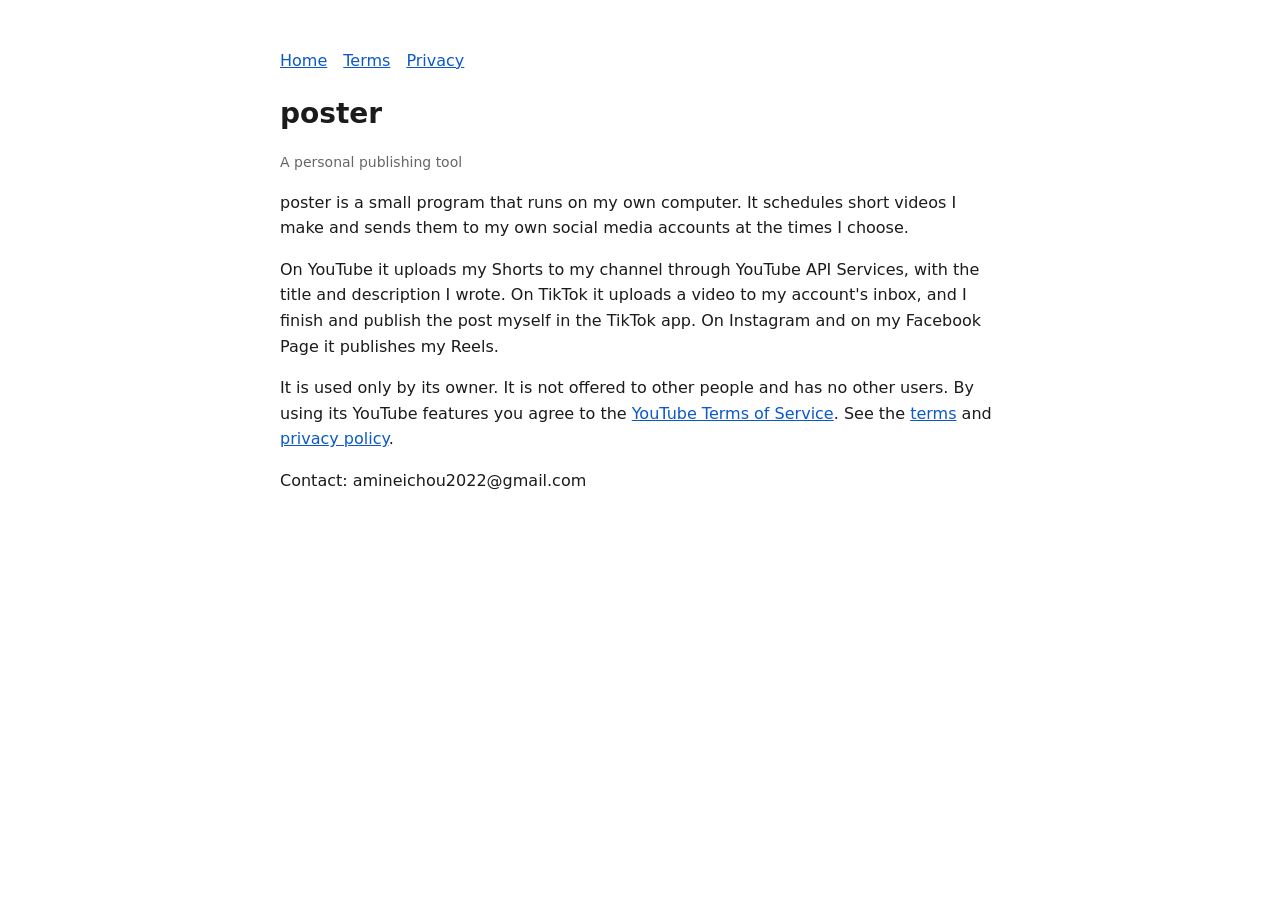
<file: index.html>
<!doctype html>
<html lang="en"><head><meta charset="utf-8"><meta name="viewport" content="width=device-width,initial-scale=1">
<title>poster</title><link rel="stylesheet" href="style.css"></head>
<body>
<nav><a href="index.html">Home</a><a href="terms.html">Terms</a><a href="privacy.html">Privacy</a></nav>
<h1>poster</h1>
<p class="muted">A personal publishing tool</p>
<p>poster is a small program that runs on my own computer. It schedules short videos I make
and sends them to my own social media accounts at the times I choose.</p>
<p>On YouTube it uploads my Shorts to my channel through YouTube API Services, with the title and
description I wrote. On TikTok it uploads a video to my account's inbox, and I finish and publish the
post myself in the TikTok app. On Instagram and on my Facebook Page it publishes my Reels.</p>
<p>It is used only by its owner. It is not offered to other people and has no other users.
By using its YouTube features you agree to the <a href="https://www.youtube.com/t/terms">YouTube Terms of Service</a>.
See the <a href="terms.html">terms</a> and <a href="privacy.html">privacy policy</a>.</p>
<p>Contact: amineichou2022@gmail.com</p>
</body></html>
</file>
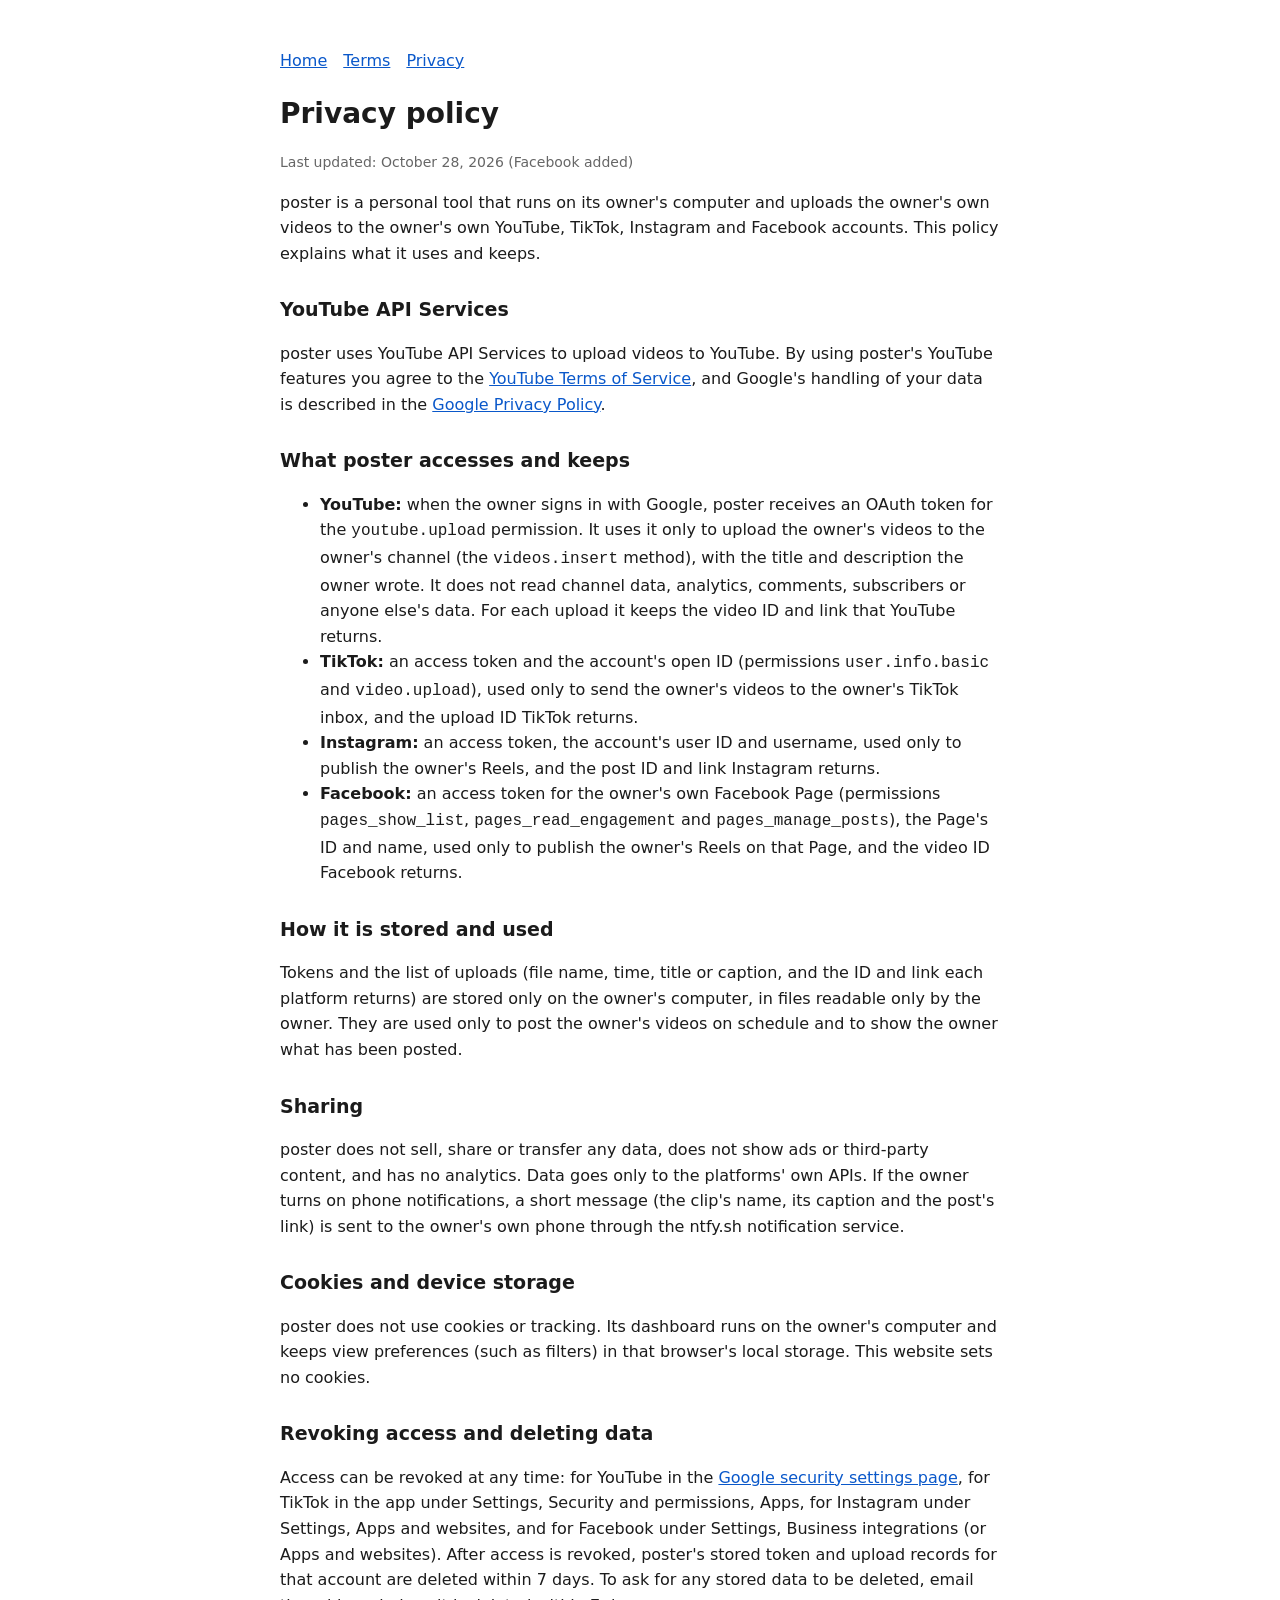
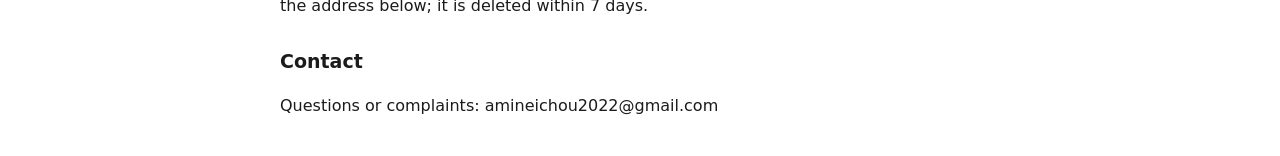
<file: privacy.html>
<!doctype html>
<html lang="en"><head><meta charset="utf-8"><meta name="viewport" content="width=device-width,initial-scale=1">
<title>poster: privacy policy</title><link rel="stylesheet" href="style.css"></head>
<body>
<nav><a href="index.html">Home</a><a href="terms.html">Terms</a><a href="privacy.html">Privacy</a></nav>
<h1>Privacy policy</h1>
<p class="muted">Last updated: October 28, 2026 (Facebook added)</p>

<p>poster is a personal tool that runs on its owner's computer and uploads the owner's own videos
to the owner's own YouTube, TikTok, Instagram and Facebook accounts. This policy explains what it uses and keeps.</p>

<h2>YouTube API Services</h2>
<p>poster uses YouTube API Services to upload videos to YouTube. By using poster's YouTube features you
agree to the <a href="https://www.youtube.com/t/terms">YouTube Terms of Service</a>, and Google's handling
of your data is described in the <a href="https://policies.google.com/privacy">Google Privacy Policy</a>.</p>

<h2>What poster accesses and keeps</h2>
<ul>
<li><b>YouTube:</b> when the owner signs in with Google, poster receives an OAuth token for the
<code>youtube.upload</code> permission. It uses it only to upload the owner's videos to the owner's channel
(the <code>videos.insert</code> method), with the title and description the owner wrote. It does not read
channel data, analytics, comments, subscribers or anyone else's data. For each upload it keeps the video ID and
link that YouTube returns.</li>
<li><b>TikTok:</b> an access token and the account's open ID (permissions <code>user.info.basic</code> and
<code>video.upload</code>), used only to send the owner's videos to the owner's TikTok inbox, and the upload ID
TikTok returns.</li>
<li><b>Instagram:</b> an access token, the account's user ID and username, used only to publish the owner's
Reels, and the post ID and link Instagram returns.</li>
<li><b>Facebook:</b> an access token for the owner's own Facebook Page (permissions <code>pages_show_list</code>,
<code>pages_read_engagement</code> and <code>pages_manage_posts</code>), the Page's ID and name, used only to publish the
owner's Reels on that Page, and the video ID Facebook returns.</li>
</ul>

<h2>How it is stored and used</h2>
<p>Tokens and the list of uploads (file name, time, title or caption, and the ID and link each platform returns)
are stored only on the owner's computer, in files readable only by the owner. They are used only to post the
owner's videos on schedule and to show the owner what has been posted.</p>

<h2>Sharing</h2>
<p>poster does not sell, share or transfer any data, does not show ads or third-party content, and has no
analytics. Data goes only to the platforms' own APIs. If the owner turns on phone notifications, a short
message (the clip's name, its caption and the post's link) is sent to the owner's own phone through the ntfy.sh
notification service.</p>

<h2>Cookies and device storage</h2>
<p>poster does not use cookies or tracking. Its dashboard runs on the owner's computer and keeps view
preferences (such as filters) in that browser's local storage. This website sets no cookies.</p>

<h2>Revoking access and deleting data</h2>
<p>Access can be revoked at any time: for YouTube in the
<a href="https://security.google.com/settings/security/permissions">Google security settings page</a>,
for TikTok in the app under Settings, Security and permissions, Apps, for Instagram under Settings,
Apps and websites, and for Facebook under Settings, Business integrations (or Apps and websites). After access is revoked, poster's stored token and upload records for that account are
deleted within 7 days. To ask for any stored data to be deleted, email the address below; it is deleted
within 7 days.</p>

<h2>Contact</h2>
<p>Questions or complaints: amineichou2022@gmail.com</p>
</body></html>
</file>
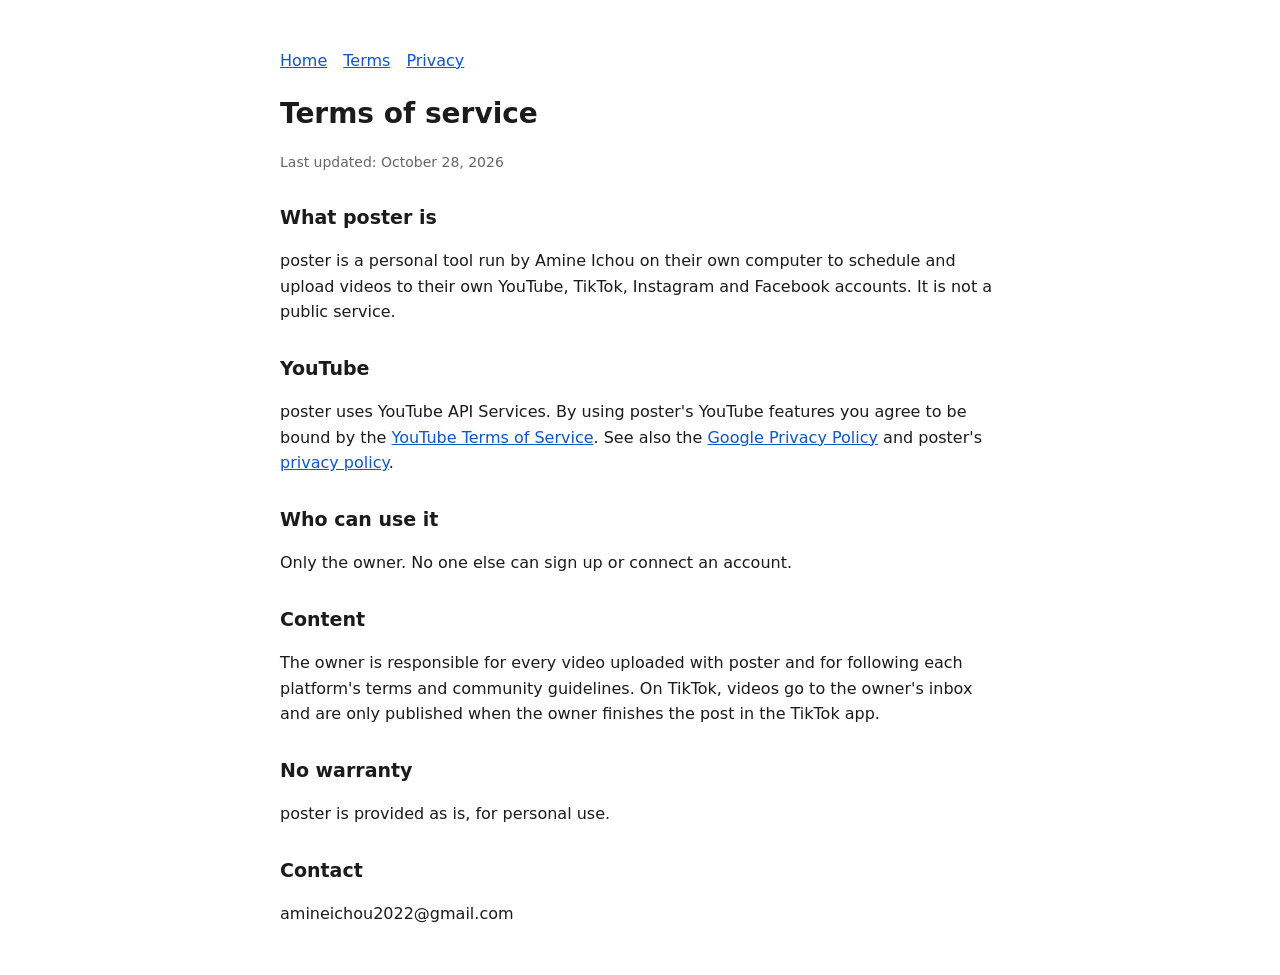
<file: terms.html>
<!doctype html>
<html lang="en"><head><meta charset="utf-8"><meta name="viewport" content="width=device-width,initial-scale=1">
<title>poster: terms of service</title><link rel="stylesheet" href="style.css"></head>
<body>
<nav><a href="index.html">Home</a><a href="terms.html">Terms</a><a href="privacy.html">Privacy</a></nav>
<h1>Terms of service</h1>
<p class="muted">Last updated: October 28, 2026</p>

<h2>What poster is</h2>
<p>poster is a personal tool run by Amine Ichou on their own computer to schedule and upload videos
to their own YouTube, TikTok, Instagram and Facebook accounts. It is not a public service.</p>

<h2>YouTube</h2>
<p>poster uses YouTube API Services. By using poster's YouTube features you agree to be bound by the
<a href="https://www.youtube.com/t/terms">YouTube Terms of Service</a>. See also the
<a href="https://policies.google.com/privacy">Google Privacy Policy</a> and poster's
<a href="privacy.html">privacy policy</a>.</p>

<h2>Who can use it</h2>
<p>Only the owner. No one else can sign up or connect an account.</p>

<h2>Content</h2>
<p>The owner is responsible for every video uploaded with poster and for following each platform's
terms and community guidelines. On TikTok, videos go to the owner's inbox and are only published
when the owner finishes the post in the TikTok app.</p>

<h2>No warranty</h2>
<p>poster is provided as is, for personal use.</p>

<h2>Contact</h2>
<p>amineichou2022@gmail.com</p>
</body></html>
</file>
<file: style.css>
body{font:16px/1.6 system-ui,-apple-system,Segoe UI,Roboto,sans-serif;max-width:720px;margin:48px auto;padding:0 16px;color:#1b1b1b;background:#fff}
h1{font-size:28px;margin-bottom:4px}h2{font-size:19px;margin-top:28px}a{color:#0a58ca}.muted{color:#666;font-size:14px}
nav a{margin-right:16px}
</file>
